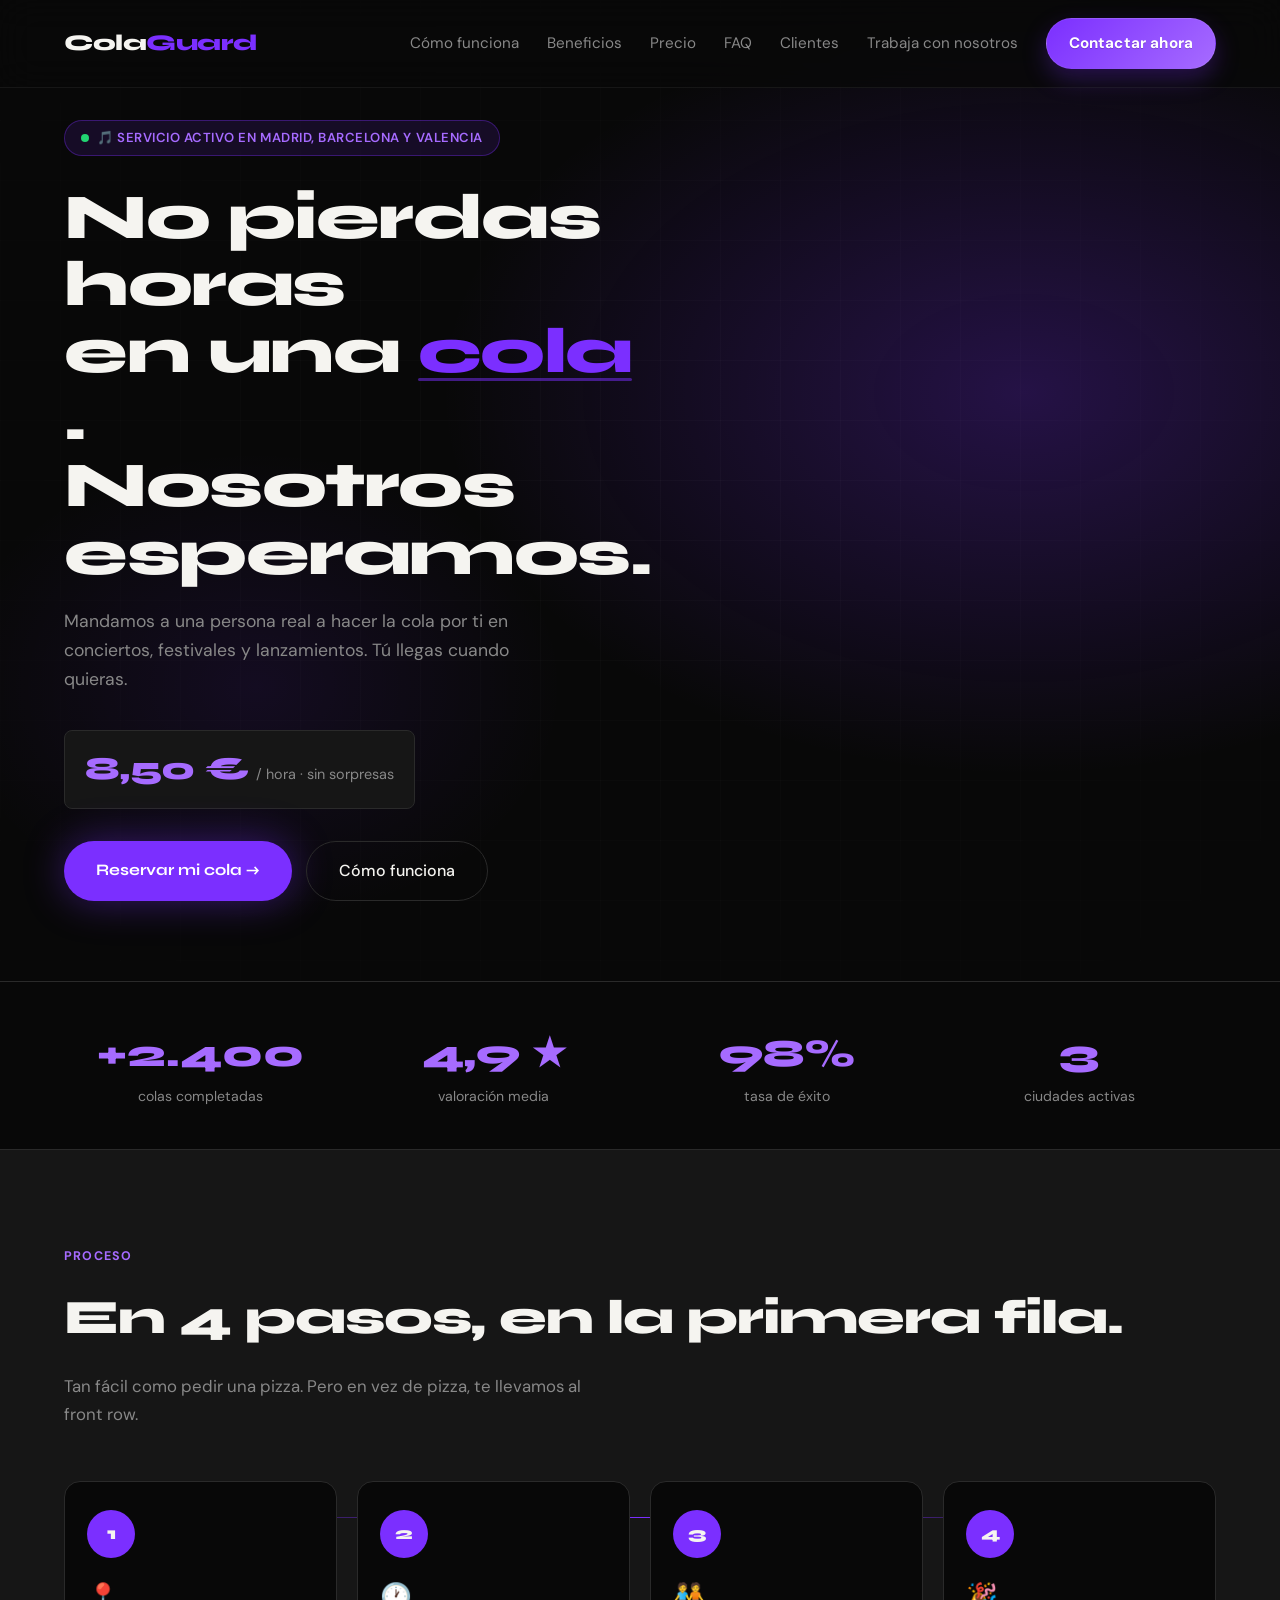
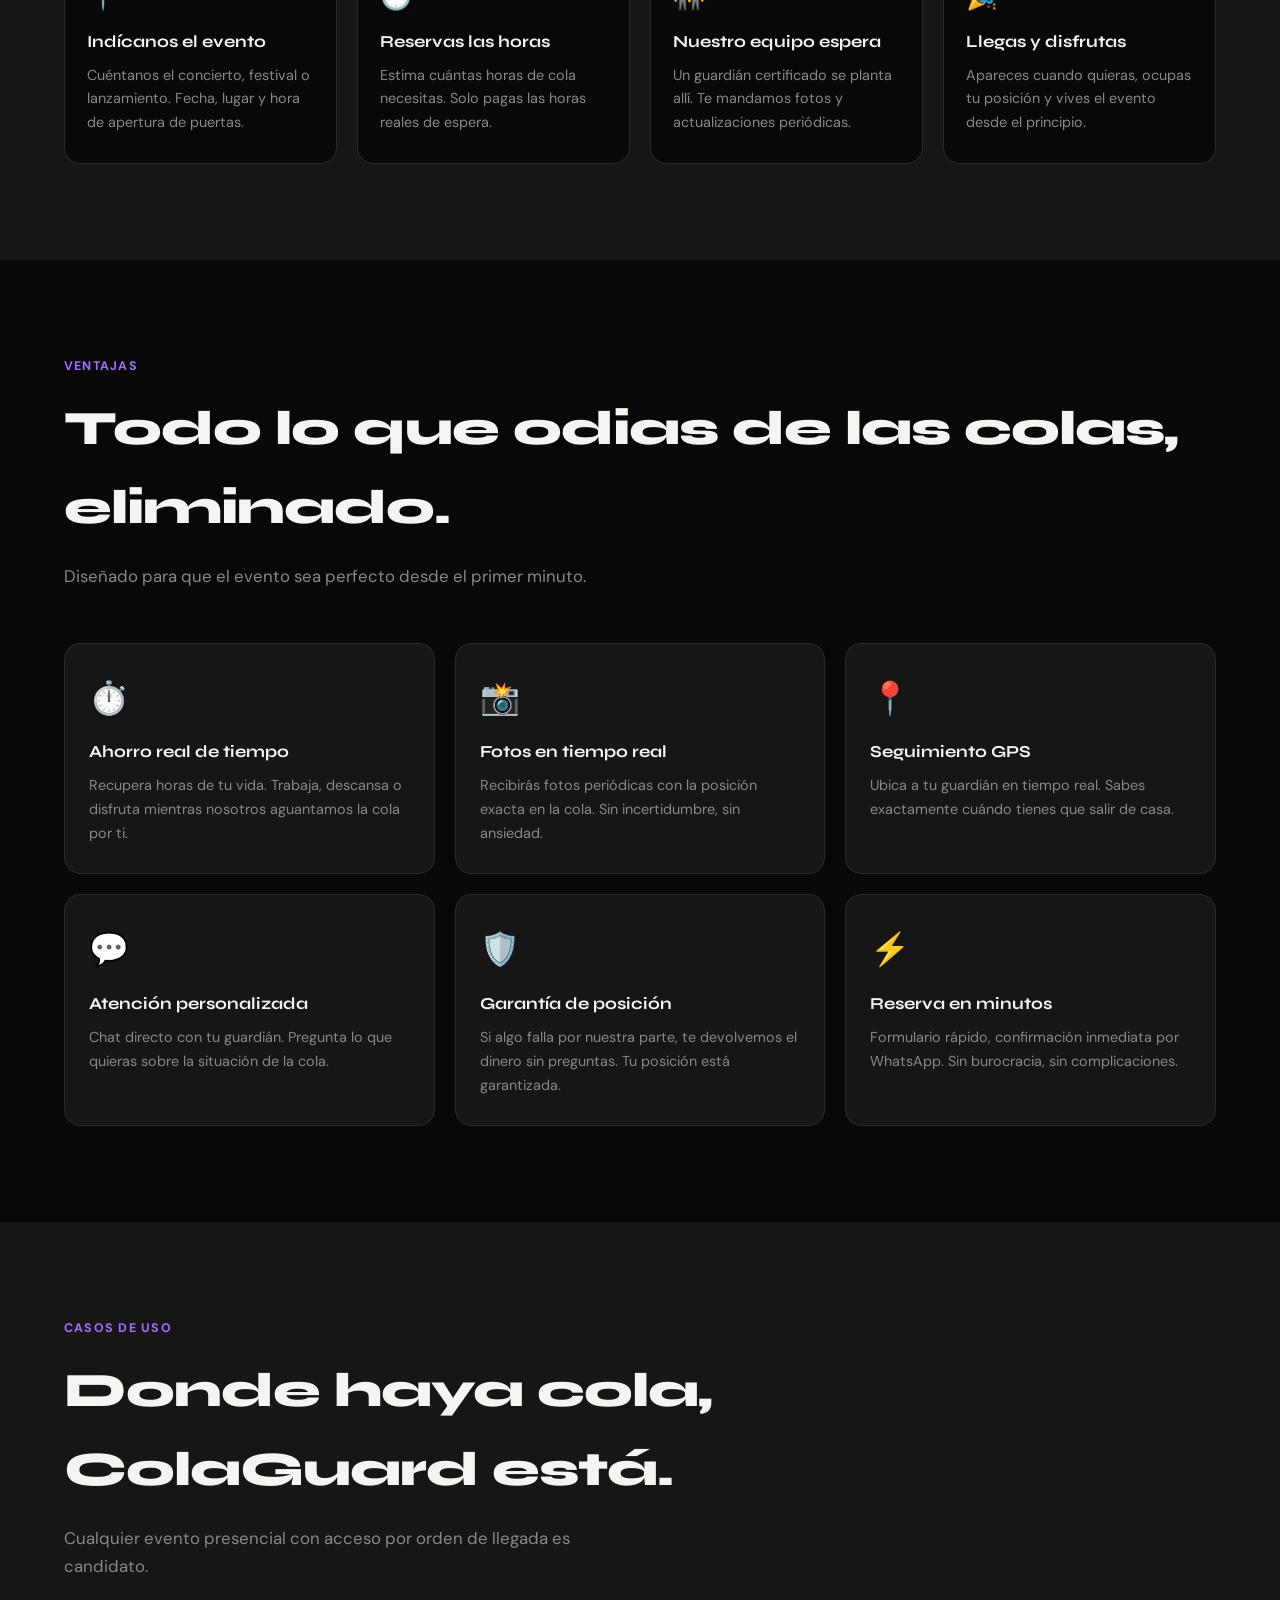
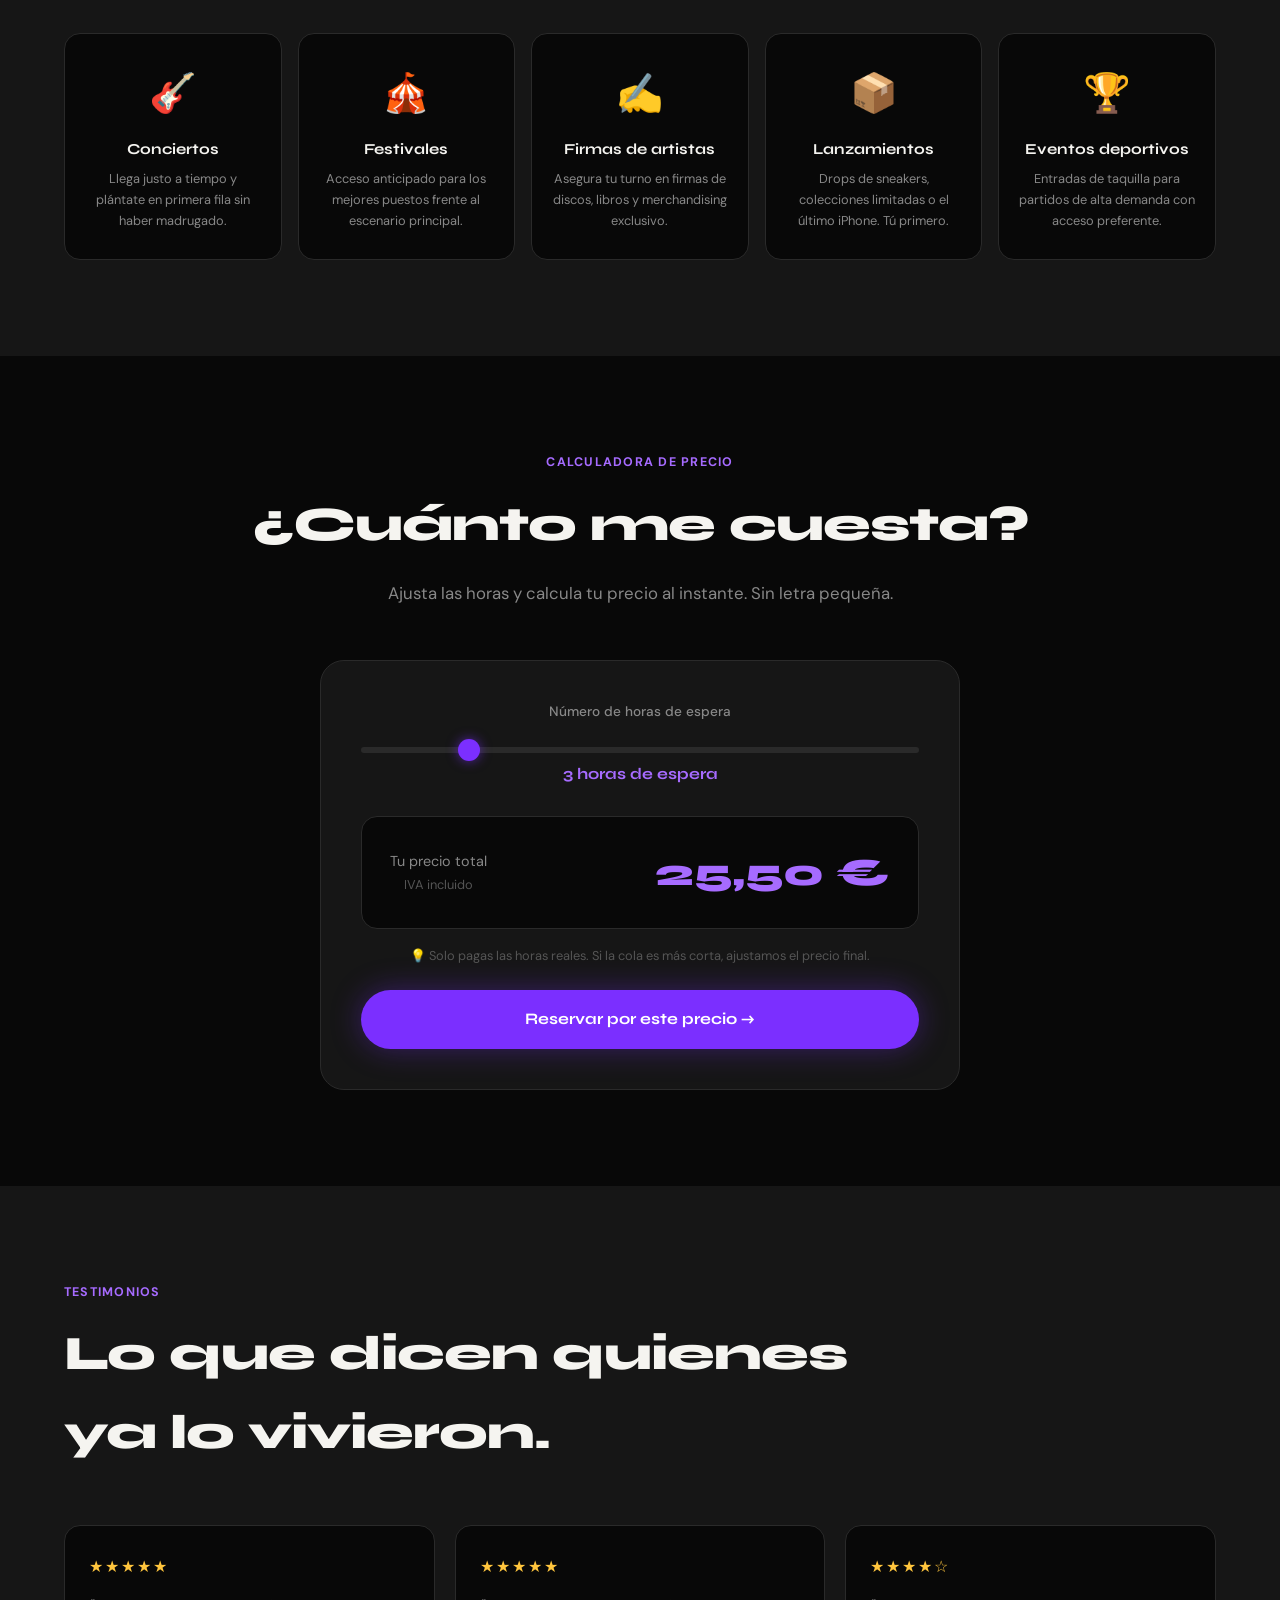
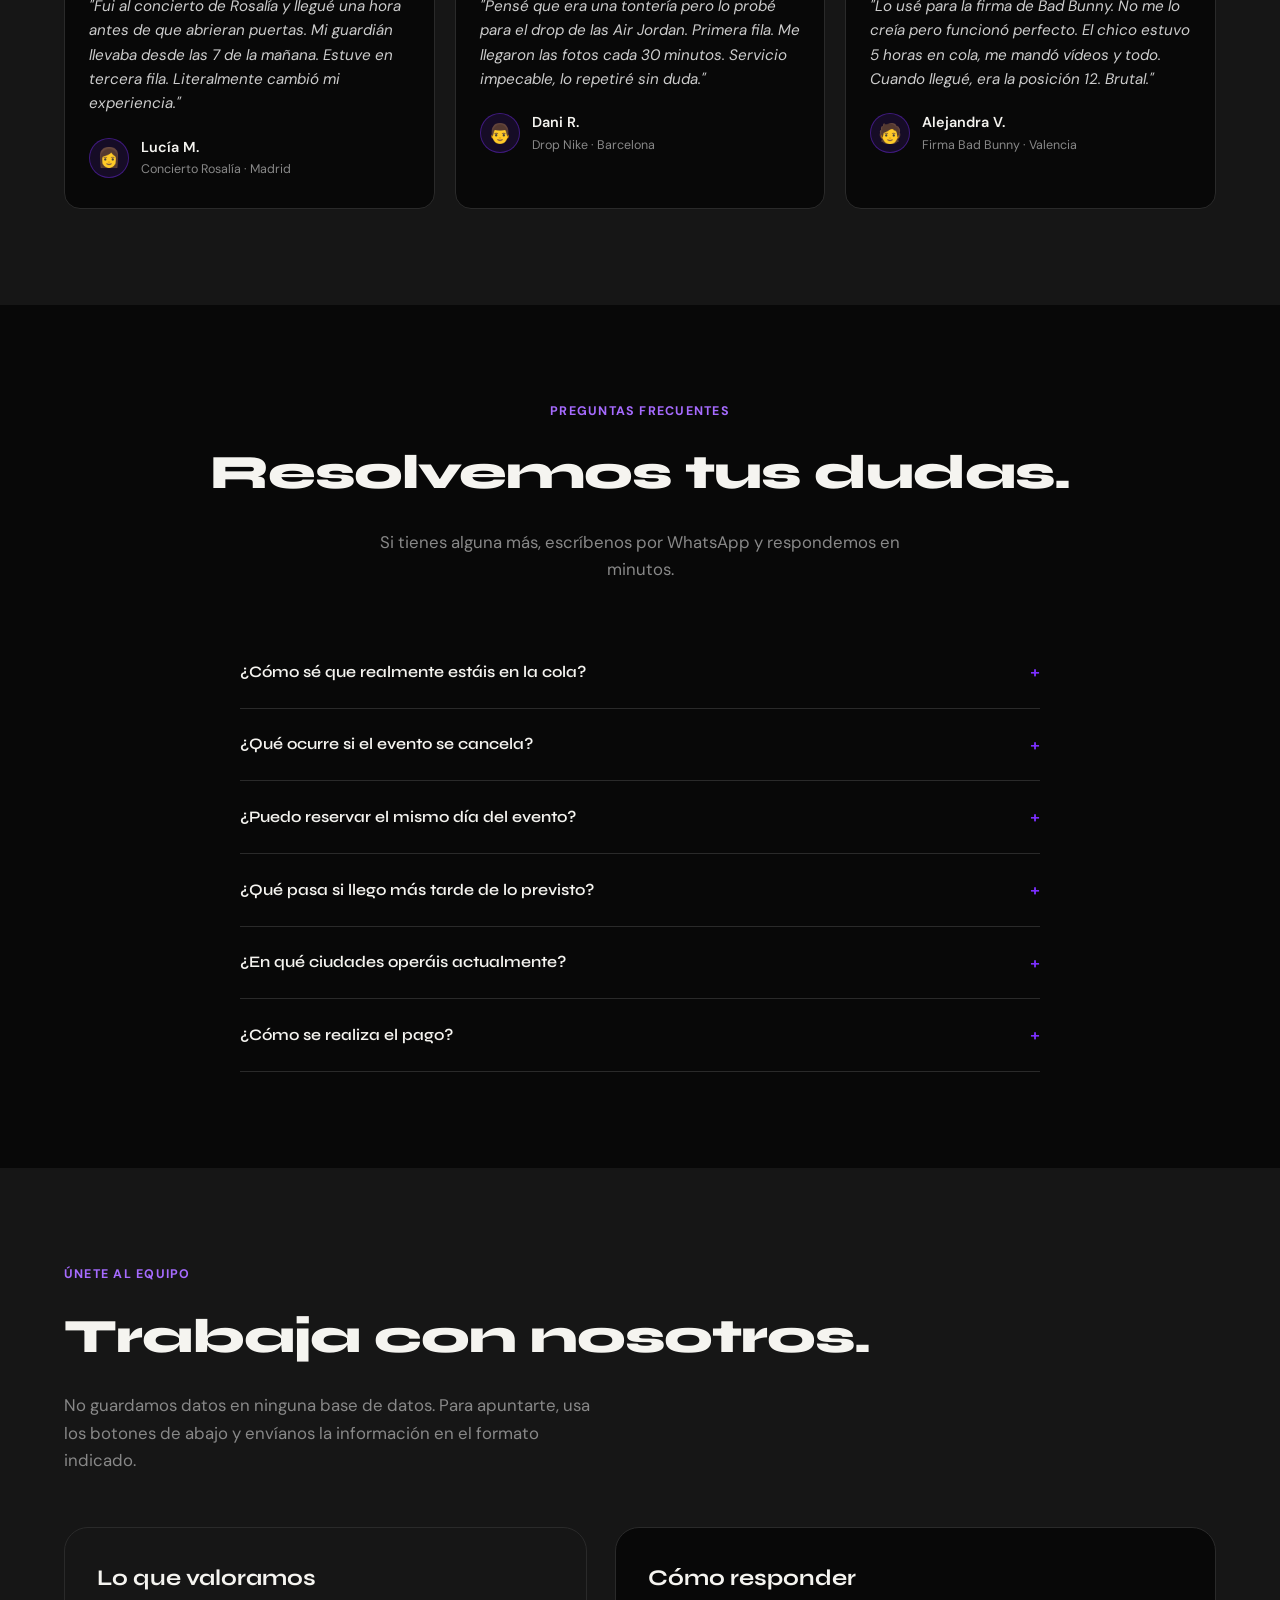
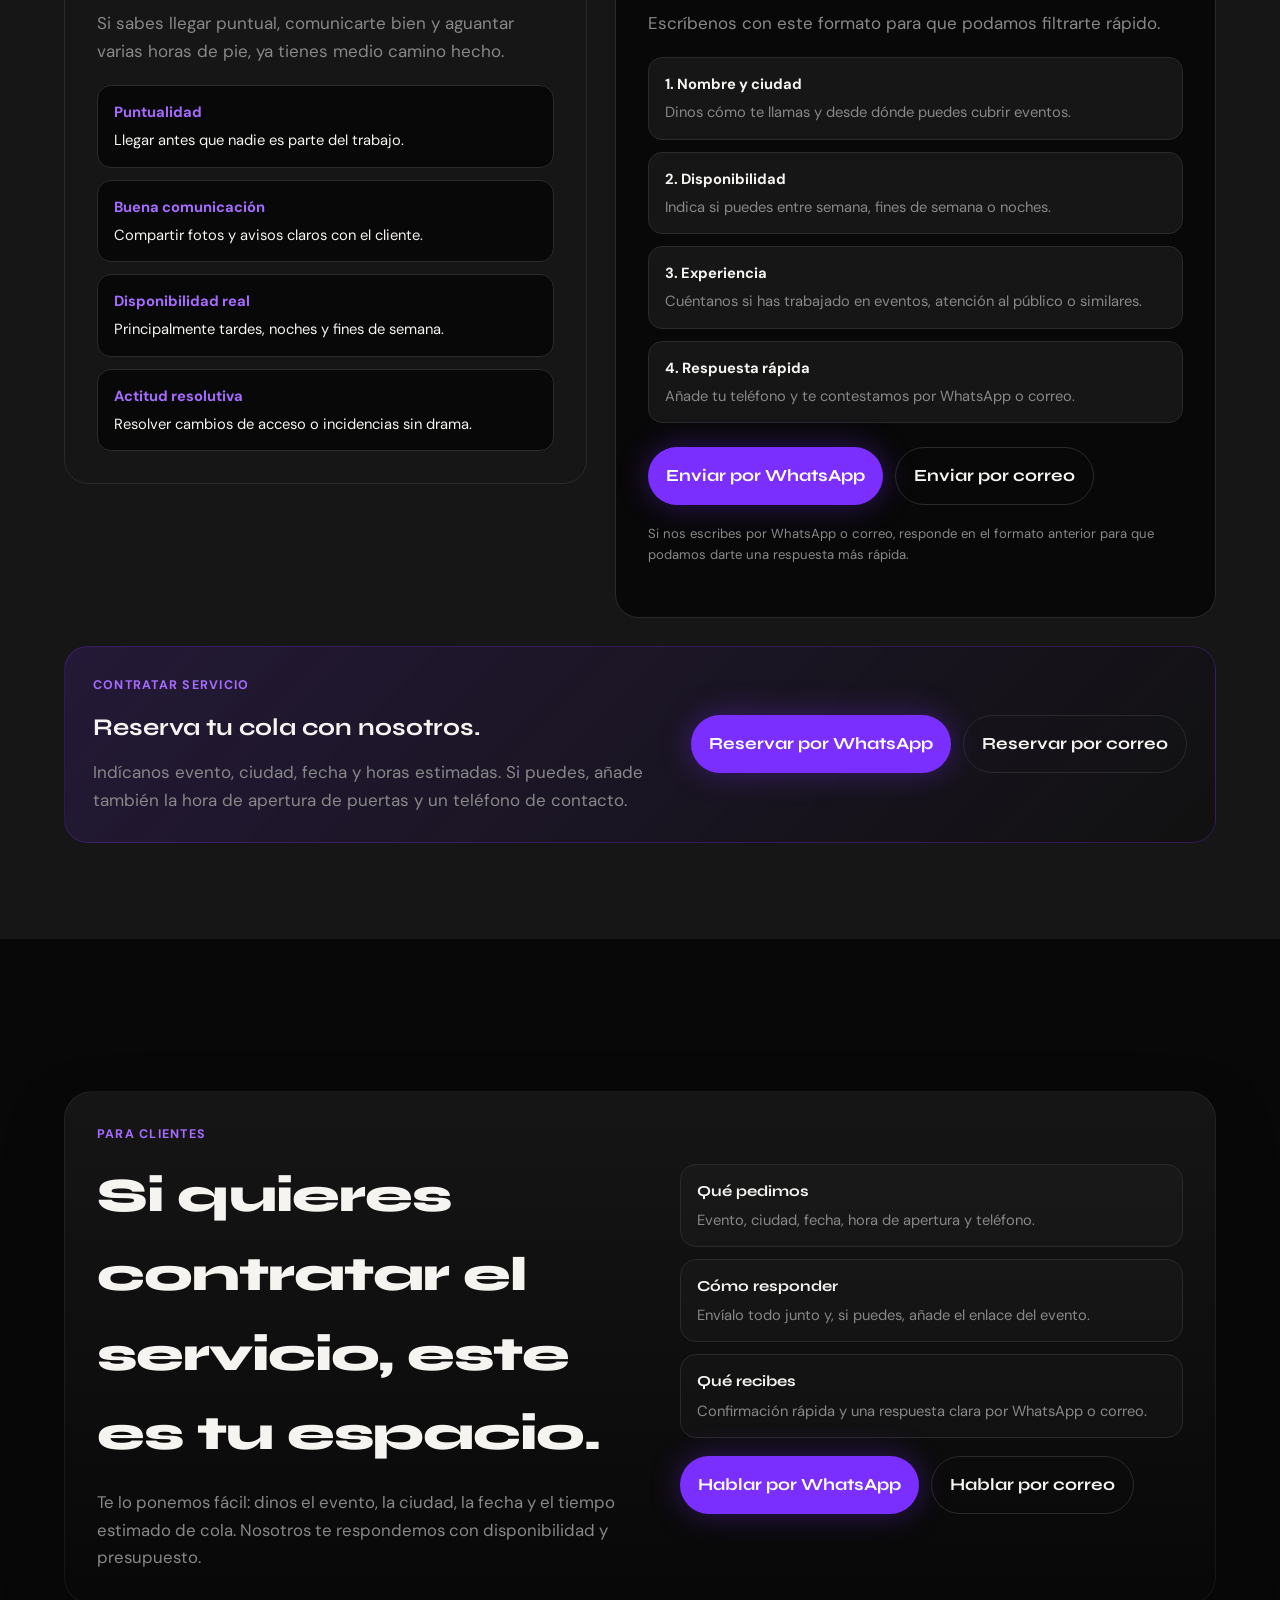
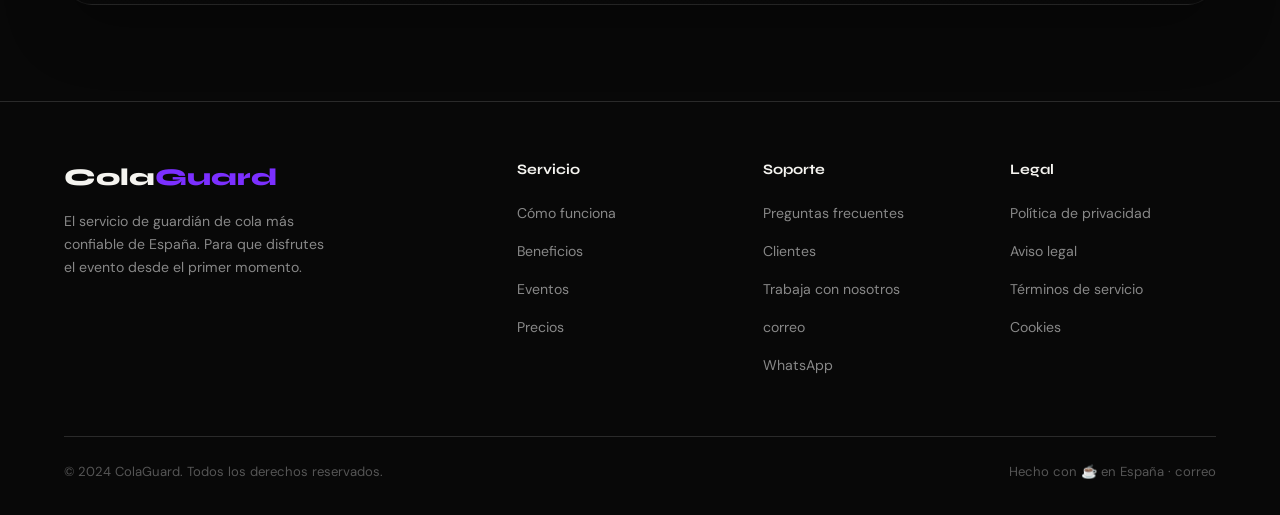
<file: index.html>
<!DOCTYPE html>
<html lang="es">
<head>
<meta charset="UTF-8">
<meta name="viewport" content="width=device-width, initial-scale=1.0">
<title>ColaGuard – Esperamos en tu lugar | 8,50 €/hora</title>
<meta name="description" content="¿Por qué perder horas en una cola? ColaGuard pone a una persona real a esperar por ti en conciertos, festivales y lanzamientos. Solo 8,50 €/hora.">
<meta name="keywords" content="esperar cola concierto, cola festival, queue service España, guardar cola evento, ColaMadrid">
<meta property="og:title" content="ColaGuard – Esperamos en tu lugar">
<meta property="og:description" content="No pierdas horas en una cola. Nosotros esperamos por ti. 8,50 €/hora.">
<meta property="og:type" content="website">
<link rel="preconnect" href="https://fonts.googleapis.com">
<link rel="preconnect" href="https://fonts.gstatic.com" crossorigin>
<link href="https://fonts.googleapis.com/css2?family=Syne:wght@400;600;700;800&family=DM+Sans:ital,wght@0,300;0,400;0,500;1,300&display=swap" rel="stylesheet">
<link rel="stylesheet" href="style.css">
</head>
<body>

<!-- NAV -->
<nav id="navbar">
  <a href="#" class="nav-logo">Cola<span>Guard</span></a>
  <div class="nav-links">
    <a href="#how">Cómo funciona</a>
    <a href="#benefits">Beneficios</a>
    <a href="#calculator">Precio</a>
    <a href="#faq">FAQ</a>
    <a href="#clientes">Clientes</a>
    <a href="#contact">Trabaja con nosotros</a>
    <a href="#contact" class="btn-nav">Contactar ahora</a>
  </div>
  <div class="hamburger" onclick="toggleMenu()">
    <span></span><span></span><span></span>
  </div>
</nav>

<!-- HERO -->
<section id="hero">
  <div class="hero-bg"></div>
  <div class="hero-grid"></div>
  <div class="hero-inner">
    <div class="hero-left">
      <div class="hero-tag">🎵 Servicio activo en Madrid, Barcelona y Valencia</div>
      <h1 class="hero-h1">No pierdas horas<br>en una <span class="accent">cola</span>.<br>Nosotros esperamos.</h1>
      <p class="hero-sub">Mandamos a una persona real a hacer la cola por ti en conciertos, festivales y lanzamientos. Tú llegas cuando quieras.</p>
      <div class="hero-price">
        <span class="amount">8,50 €</span>
        <span class="unit">/ hora · sin sorpresas</span>
      </div>
      <div class="hero-ctas">
        <a href="#contact" class="btn-primary">Reservar mi cola →</a>
        <a href="#how" class="btn-secondary">Cómo funciona</a>
      </div>
    </div>
  </div>
</section>

<!-- STATS STRIP -->
<section id="stats">
  <div class="stats-grid">
    <div class="stat-item reveal">
      <div class="big">+2.400</div>
      <div class="label">colas completadas</div>
    </div>
    <div class="stat-item reveal">
      <div class="big">4,9 ★</div>
      <div class="label">valoración media</div>
    </div>
    <div class="stat-item reveal">
      <div class="big">98%</div>
      <div class="label">tasa de éxito</div>
    </div>
    <div class="stat-item reveal">
      <div class="big">3</div>
      <div class="label">ciudades activas</div>
    </div>
  </div>
</section>

<!-- HOW IT WORKS -->
<section id="how">
  <div class="container">
    <div class="section-tag">Proceso</div>
    <h2 class="section-h2">En 4 pasos, en la primera fila.</h2>
    <p class="section-sub">Tan fácil como pedir una pizza. Pero en vez de pizza, te llevamos al front row.</p>
    <div class="steps-grid">
      <div class="step-card reveal">
        <div class="step-num">1</div>
        <div class="step-icon">📍</div>
        <h3>Indícanos el evento</h3>
        <p>Cuéntanos el concierto, festival o lanzamiento. Fecha, lugar y hora de apertura de puertas.</p>
      </div>
      <div class="step-card reveal">
        <div class="step-num">2</div>
        <div class="step-icon">🕐</div>
        <h3>Reservas las horas</h3>
        <p>Estima cuántas horas de cola necesitas. Solo pagas las horas reales de espera.</p>
      </div>
      <div class="step-card reveal">
        <div class="step-num">3</div>
        <div class="step-icon">🧑‍🤝‍🧑</div>
        <h3>Nuestro equipo espera</h3>
        <p>Un guardián certificado se planta allí. Te mandamos fotos y actualizaciones periódicas.</p>
      </div>
      <div class="step-card reveal">
        <div class="step-num">4</div>
        <div class="step-icon">🎉</div>
        <h3>Llegas y disfrutas</h3>
        <p>Apareces cuando quieras, ocupas tu posición y vives el evento desde el principio.</p>
      </div>
    </div>
  </div>
</section>

<!-- BENEFITS -->
<section id="benefits">
  <div class="container">
    <div class="section-tag">Ventajas</div>
    <h2 class="section-h2">Todo lo que odias de las colas,<br>eliminado.</h2>
    <p class="section-sub">Diseñado para que el evento sea perfecto desde el primer minuto.</p>
    <div class="benefits-grid">
      <div class="benefit-card reveal">
        <div class="benefit-icon">⏱️</div>
        <h3>Ahorro real de tiempo</h3>
        <p>Recupera horas de tu vida. Trabaja, descansa o disfruta mientras nosotros aguantamos la cola por ti.</p>
      </div>
      <div class="benefit-card reveal">
        <div class="benefit-icon">📸</div>
        <h3>Fotos en tiempo real</h3>
        <p>Recibirás fotos periódicas con la posición exacta en la cola. Sin incertidumbre, sin ansiedad.</p>
      </div>
      <div class="benefit-card reveal">
        <div class="benefit-icon">📍</div>
        <h3>Seguimiento GPS</h3>
        <p>Ubica a tu guardián en tiempo real. Sabes exactamente cuándo tienes que salir de casa.</p>
      </div>
      <div class="benefit-card reveal">
        <div class="benefit-icon">💬</div>
        <h3>Atención personalizada</h3>
        <p>Chat directo con tu guardián. Pregunta lo que quieras sobre la situación de la cola.</p>
      </div>
      <div class="benefit-card reveal">
        <div class="benefit-icon">🛡️</div>
        <h3>Garantía de posición</h3>
        <p>Si algo falla por nuestra parte, te devolvemos el dinero sin preguntas. Tu posición está garantizada.</p>
      </div>
      <div class="benefit-card reveal">
        <div class="benefit-icon">⚡</div>
        <h3>Reserva en minutos</h3>
        <p>Formulario rápido, confirmación inmediata por WhatsApp. Sin burocracia, sin complicaciones.</p>
      </div>
    </div>
  </div>
</section>

<!-- USE CASES -->
<section id="cases">
  <div class="container">
    <div class="section-tag">Casos de uso</div>
    <h2 class="section-h2">Donde haya cola,<br>ColaGuard está.</h2>
    <p class="section-sub">Cualquier evento presencial con acceso por orden de llegada es candidato.</p>
    <div class="cases-grid">
      <div class="case-card reveal">
        <div class="case-emoji">🎸</div>
        <h3>Conciertos</h3>
        <p>Llega justo a tiempo y plántate en primera fila sin haber madrugado.</p>
      </div>
      <div class="case-card reveal">
        <div class="case-emoji">🎪</div>
        <h3>Festivales</h3>
        <p>Acceso anticipado para los mejores puestos frente al escenario principal.</p>
      </div>
      <div class="case-card reveal">
        <div class="case-emoji">✍️</div>
        <h3>Firmas de artistas</h3>
        <p>Asegura tu turno en firmas de discos, libros y merchandising exclusivo.</p>
      </div>
      <div class="case-card reveal">
        <div class="case-emoji">📦</div>
        <h3>Lanzamientos</h3>
        <p>Drops de sneakers, colecciones limitadas o el último iPhone. Tú primero.</p>
      </div>
      <div class="case-card reveal">
        <div class="case-emoji">🏆</div>
        <h3>Eventos deportivos</h3>
        <p>Entradas de taquilla para partidos de alta demanda con acceso preferente.</p>
      </div>
    </div>
  </div>
</section>

<!-- CALCULATOR -->
<section id="calculator">
  <div class="container text-center">
    <div class="section-tag">Calculadora de precio</div>
    <h2 class="section-h2">¿Cuánto me cuesta?</h2>
    <p class="section-sub center-sub">Ajusta las horas y calcula tu precio al instante. Sin letra pequeña.</p>
    <div class="calc-wrapper">
      <div class="calc-label">Número de horas de espera</div>
      <input type="range" class="calc-slider" id="hoursSlider" min="1" max="12" value="3" oninput="updateCalc()">
      <div class="calc-hours" id="hoursDisplay">3 horas de espera</div>
      <div class="calc-result">
        <div>
          <div class="r-label">Tu precio total</div>
          <div class="small-note">IVA incluido</div>
        </div>
        <div class="r-price" id="priceDisplay">25,50 €</div>
      </div>
      <p class="calc-note">💡 Solo pagas las horas reales. Si la cola es más corta, ajustamos el precio final.</p>
      <a href="#contact" class="btn-calc">Reservar por este precio →</a>
    </div>
  </div>
</section>

<!-- TESTIMONIALS -->
<section id="testimonials">
  <div class="container">
    <div class="section-tag">Testimonios</div>
    <h2 class="section-h2">Lo que dicen quienes<br>ya lo vivieron.</h2>
    <div class="testi-grid">
      <div class="testi-card reveal">
        <div class="stars">★★★★★</div>
        <p class="testi-text">"Fui al concierto de Rosalía y llegué una hora antes de que abrieran puertas. Mi guardián llevaba desde las 7 de la mañana. Estuve en tercera fila. Literalmente cambió mi experiencia."</p>
        <div class="testi-author">
          <div class="testi-avatar">👩</div>
          <div>
            <div class="testi-name">Lucía M.</div>
            <div class="testi-event">Concierto Rosalía · Madrid</div>
          </div>
        </div>
      </div>
      <div class="testi-card reveal">
        <div class="stars">★★★★★</div>
        <p class="testi-text">"Pensé que era una tontería pero lo probé para el drop de las Air Jordan. Primera fila. Me llegaron las fotos cada 30 minutos. Servicio impecable, lo repetiré sin duda."</p>
        <div class="testi-author">
          <div class="testi-avatar">👨</div>
          <div>
            <div class="testi-name">Dani R.</div>
            <div class="testi-event">Drop Nike · Barcelona</div>
          </div>
        </div>
      </div>
      <div class="testi-card reveal">
        <div class="stars">★★★★☆</div>
        <p class="testi-text">"Lo usé para la firma de Bad Bunny. No me lo creía pero funcionó perfecto. El chico estuvo 5 horas en cola, me mandó vídeos y todo. Cuando llegué, era la posición 12. Brutal."</p>
        <div class="testi-author">
          <div class="testi-avatar">🧑</div>
          <div>
            <div class="testi-name">Alejandra V.</div>
            <div class="testi-event">Firma Bad Bunny · Valencia</div>
          </div>
        </div>
      </div>
    </div>
  </div>
</section>

<!-- FAQ -->
<section id="faq">
  <div class="container text-center">
    <div class="section-tag">Preguntas frecuentes</div>
    <h2 class="section-h2">Resolvemos tus dudas.</h2>
    <p class="section-sub center-sub">Si tienes alguna más, escríbenos por WhatsApp y respondemos en minutos.</p>
    <div class="faq-list">
      <div class="faq-item" onclick="toggleFaq(this)">
        <div class="faq-question">
          <span>¿Cómo sé que realmente estáis en la cola?</span>
          <span class="faq-icon">+</span>
        </div>
        <div class="faq-answer">Tu guardián te enviará fotos periódicas con marca de tiempo y geolocalización cada 30-45 minutos. Además, tendrás un chat directo para preguntar en cualquier momento. También recibirás una foto inicial al llegar y una final cuando estés a punto de incorporarte.</div>
      </div>
      <div class="faq-item" onclick="toggleFaq(this)">
        <div class="faq-question">
          <span>¿Qué ocurre si el evento se cancela?</span>
          <span class="faq-icon">+</span>
        </div>
        <div class="faq-answer">Si el evento se cancela antes de que empiece el servicio, no se cobra nada. Si ya está en marcha, cobramos solo las horas trabajadas hasta ese momento. En ambos casos, te avisamos de inmediato y gestionamos el reembolso correspondiente.</div>
      </div>
      <div class="faq-item" onclick="toggleFaq(this)">
        <div class="faq-question">
          <span>¿Puedo reservar el mismo día del evento?</span>
          <span class="faq-icon">+</span>
        </div>
        <div class="faq-answer">Intentamos aceptar reservas de último momento siempre que tengamos disponibilidad. Lo ideal es reservar con al menos 48 horas de antelación. Para el mismo día, contáctanos directamente por WhatsApp y comprobamos si hay un guardián libre en tu ciudad.</div>
      </div>
      <div class="faq-item" onclick="toggleFaq(this)">
        <div class="faq-question">
          <span>¿Qué pasa si llego más tarde de lo previsto?</span>
          <span class="faq-icon">+</span>
        </div>
        <div class="faq-answer">Sin problema. Tu guardián esperará hasta que llegues. El tiempo extra se factura a la misma tarifa de 8,50 €/hora en fracciones de 30 minutos. Te avisaremos si el retraso es significativo para coordinar bien el traspaso.</div>
      </div>
      <div class="faq-item" onclick="toggleFaq(this)">
        <div class="faq-question">
          <span>¿En qué ciudades operáis actualmente?</span>
          <span class="faq-icon">+</span>
        </div>
        <div class="faq-answer">Actualmente estamos operativos en Madrid, Barcelona y Valencia. Estamos expandiéndonos a Sevilla, Bilbao y Málaga próximamente. Si tu evento es en otra ciudad, escríbenos igualmente: a veces podemos gestionar servicios puntuales en otras localidades.</div>
      </div>
      <div class="faq-item" onclick="toggleFaq(this)">
        <div class="faq-question">
          <span>¿Cómo se realiza el pago?</span>
          <span class="faq-icon">+</span>
        </div>
        <div class="faq-answer">Aceptamos tarjeta, Bizum y transferencia bancaria. Se realiza un prepago del 50% al confirmar la reserva y el resto al finalizar el servicio. Recibirás factura por el servicio completo.</div>
      </div>
    </div>
  </div>
</section>



<!-- WORK WITH US -->
<section id="contact">
  <div class="container">
    <div class="section-tag">Únete al equipo</div>
    <h2 class="section-h2">Trabaja con nosotros.</h2>
    <p class="section-sub">No guardamos datos en ninguna base de datos. Para apuntarte, usa los botones de abajo y envíanos la información en el formato indicado.</p>
    <div class="work-grid">
      <div class="work-copy reveal">
        <h3>Lo que valoramos</h3>
        <p>Si sabes llegar puntual, comunicarte bien y aguantar varias horas de pie, ya tienes medio camino hecho.</p>
        <ul class="work-list">
          <li><strong>Puntualidad</strong> Llegar antes que nadie es parte del trabajo.</li>
          <li><strong>Buena comunicación</strong> Compartir fotos y avisos claros con el cliente.</li>
          <li><strong>Disponibilidad real</strong> Principalmente tardes, noches y fines de semana.</li>
          <li><strong>Actitud resolutiva</strong> Resolver cambios de acceso o incidencias sin drama.</li>
        </ul>
      </div>
      <div class="contact-card reveal">
        <h3>Cómo responder</h3>
        <p>Escríbenos con este formato para que podamos filtrarte rápido.</p>
        <ul class="contact-list">
          <li><strong>1. Nombre y ciudad</strong> Dinos cómo te llamas y desde dónde puedes cubrir eventos.</li>
          <li><strong>2. Disponibilidad</strong> Indica si puedes entre semana, fines de semana o noches.</li>
          <li><strong>3. Experiencia</strong> Cuéntanos si has trabajado en eventos, atención al público o similares.</li>
          <li><strong>4. Respuesta rápida</strong> Añade tu teléfono y te contestamos por WhatsApp o correo.</li>
        </ul>
        <div class="contact-actions">
          <a class="contact-btn primary" href="https://wa.me/34600000000?text=Hola%20ColaGuard%2C%20quiero%20trabajar%20con%20vosotros.%20Nombre%3A%20%5Btu%20nombre%5D.%20Ciudad%3A%20%5Btu%20ciudad%5D.%20Disponibilidad%3A%20%5Btu%20disponibilidad%5D.%20Experiencia%3A%20%5Btu%20experiencia%5D.%20Tel%C3%A9fono%3A%20%5Btu%20tel%C3%A9fono%5D." target="_blank" rel="noopener">Enviar por WhatsApp</a>
          <a class="contact-btn secondary" href="mailto:correo?subject=Candidatura%20ColaGuard&body=Hola%20ColaGuard%2C%20quiero%20trabajar%20con%20vosotros.%0A%0ANombre%3A%20%0ACiudad%3A%20%0ADisponibilidad%3A%20%0AExperiencia%3A%20%0ATel%C3%A9fono%3A%20">Enviar por correo</a>
        </div>
        <p class="contact-note">Si nos escribes por WhatsApp o correo, responde en el formato anterior para que podamos darte una respuesta más rápida.</p>
      </div>
    </div>
    <div class="service-contact reveal">
      <div class="service-copy">
        <div class="section-tag">Contratar servicio</div>
        <h3>Reserva tu cola con nosotros.</h3>
        <p>Indícanos evento, ciudad, fecha y horas estimadas. Si puedes, añade también la hora de apertura de puertas y un teléfono de contacto.</p>
      </div>
      <div class="service-actions">
        <a class="contact-btn primary" href="https://wa.me/34600000000?text=Hola%20ColaGuard%2C%20quiero%20contratar%20el%20servicio.%20Evento%3A%20%5Bevento%5D.%20Ciudad%3A%20%5Bciudad%5D.%20Fecha%3A%20%5Bfecha%5D.%20Horas%20estimadas%3A%20%5Bhoras%5D.%20Apertura%20de%20puertas%3A%20%5Bhora%5D.%20Tel%C3%A9fono%3A%20%5Btel%C3%A9fono%5D." target="_blank" rel="noopener">Reservar por WhatsApp</a>
        <a class="contact-btn secondary" href="mailto:correo?subject=Reserva%20ColaGuard&body=Hola%20ColaGuard%2C%20quiero%20contratar%20el%20servicio.%0A%0AEvento%3A%20%0ACiudad%3A%20%0AFecha%3A%20%0AHoras%20estimadas%3A%20%0AApertura%20de%20puertas%3A%20%0ATel%C3%A9fono%3A%20">Reservar por correo</a>
      </div>
    </div>
  </div>
</section>


<!-- CLIENTS -->
<section id="clientes">
  <div class="container">
    <div class="client-panel reveal">
      <div class="client-copy">
        <div class="section-tag">Para clientes</div>
        <h2 class="section-h2">Si quieres contratar el servicio, este es tu espacio.</h2>
        <p class="section-sub">Te lo ponemos fácil: dinos el evento, la ciudad, la fecha y el tiempo estimado de cola. Nosotros te respondemos con disponibilidad y presupuesto.</p>
      </div>
      <div class="client-actions">
        <ul class="client-list">
          <li><strong>Qué pedimos</strong> Evento, ciudad, fecha, hora de apertura y teléfono.</li>
          <li><strong>Cómo responder</strong> Envíalo todo junto y, si puedes, añade el enlace del evento.</li>
          <li><strong>Qué recibes</strong> Confirmación rápida y una respuesta clara por WhatsApp o correo.</li>
        </ul>
        <div class="contact-actions">
          <a class="contact-btn primary" href="https://wa.me/34600000000?text=Hola%20ColaGuard%2C%20quiero%20contratar%20el%20servicio.%20Evento%3A%20%5Bevento%5D.%20Ciudad%3A%20%5Bciudad%5D.%20Fecha%3A%20%5Bfecha%5D.%20Horas%20estimadas%3A%20%5Bhoras%5D.%20Apertura%20de%20puertas%3A%20%5Bhora%5D.%20Tel%C3%A9fono%3A%20%5Btel%C3%A9fono%5D." target="_blank" rel="noopener">Hablar por WhatsApp</a>
          <a class="contact-btn secondary" href="mailto:correo?subject=Reserva%20ColaGuard&body=Hola%20ColaGuard%2C%20quiero%20contratar%20el%20servicio.%0A%0AEvento%3A%20%0ACiudad%3A%20%0AFecha%3A%20%0AHoras%20estimadas%3A%20%0AApertura%20de%20puertas%3A%20%0ATel%C3%A9fono%3A%20">Hablar por correo</a>
        </div>
      </div>
    </div>
  </div>
</section>



<!-- FOOTER -->
<footer>
  <div class="footer-top">
    <div class="footer-brand">
      <div class="logo">Cola<span>Guard</span></div>
      <p>El servicio de guardián de cola más confiable de España. Para que disfrutes el evento desde el primer momento.</p>
    </div>
    <div class="footer-col">
      <h4>Servicio</h4>
      <ul>
        <li><a href="#how">Cómo funciona</a></li>
        <li><a href="#benefits">Beneficios</a></li>
        <li><a href="#cases">Eventos</a></li>
        <li><a href="#calculator">Precios</a></li>
      </ul>
    </div>
    <div class="footer-col">
      <h4>Soporte</h4>
      <ul>
        <li><a href="#faq">Preguntas frecuentes</a></li>
        <li><a href="#clientes">Clientes</a></li>
        <li><a href="#contact">Trabaja con nosotros</a></li>
        <li><a href="mailto:correo">correo</a></li>
        <li><a href="https://wa.me/34600000000">WhatsApp</a></li>
      </ul>
    </div>
    <div class="footer-col">
      <h4>Legal</h4>
      <ul>
        <li><a href="#privacy" id="privacy">Política de privacidad</a></li>
        <li><a href="#legal" id="legal">Aviso legal</a></li>
        <li><a href="#">Términos de servicio</a></li>
        <li><a href="#">Cookies</a></li>
      </ul>
    </div>
  </div>
  <div class="footer-bottom">
    <span>© 2024 ColaGuard. Todos los derechos reservados.</span>
    <span>Hecho con ☕ en España · <a href="mailto:correo">correo</a></span>
  </div>
</footer>

<script>
  // Calculator
  function updateCalc() {
    const hours = document.getElementById('hoursSlider').value;
    const price = (hours * 8.5).toFixed(2).replace('.', ',');
    document.getElementById('hoursDisplay').textContent = hours + (hours == 1 ? ' hora de espera' : ' horas de espera');
    document.getElementById('priceDisplay').textContent = price + ' €';
  }

  // FAQ toggle
  function toggleFaq(el) {
    const isOpen = el.classList.contains('open');
    document.querySelectorAll('.faq-item').forEach(i => i.classList.remove('open'));
    if (!isOpen) el.classList.add('open');
  }

  // Hamburger menu
  function toggleMenu() {
    const links = document.querySelector('.nav-links');
    links.style.display = links.style.display === 'flex' ? 'none' : 'flex';
    links.style.flexDirection = 'column';
    links.style.position = 'absolute';
    links.style.top = '70px';
    links.style.left = '0'; links.style.right = '0';
    links.style.background = 'var(--black)';
    links.style.padding = '20px 5vw';
    links.style.borderBottom = '1px solid var(--gray-2)';
    links.style.gap = '16px';
  }

  // Scroll reveal
  const reveals = document.querySelectorAll('.reveal');
  const observer = new IntersectionObserver((entries) => {
    entries.forEach((e, i) => {
      if (e.isIntersecting) {
        setTimeout(() => e.target.classList.add('visible'), i * 80);
      }
    });
  }, { threshold: 0.1 });
  reveals.forEach(r => observer.observe(r));

  // Sticky nav
  window.addEventListener('scroll', () => {
    document.getElementById('navbar').style.boxShadow = window.scrollY > 20 ? '0 4px 30px rgba(0,0,0,.5)' : 'none';
  });

  // Scroll anchor behavior for hamburger links
  document.querySelectorAll('a[href^="#"]').forEach(a => {
    a.addEventListener('click', () => {
      const links = document.querySelector('.nav-links');
      if (window.innerWidth <= 768) links.style.display = 'none';
    });
  });
</script>
</body>
</html>
</file>
<file: style.css>
:root {
    --black: #080808;
    --white: #f5f4f0;
    --purple: #7B2FFF;
    --purple-light: #a66bff;
    --purple-dim: rgba(123,47,255,0.12);
    --gray-1: #161616;
    --gray-2: #2a2a2a;
    --gray-3: #555;
    --gray-4: #888;
    --green: #22d472;
    --radius: 16px;
    --radius-sm: 8px;
    --font-display: 'Syne', sans-serif;
    --font-body: 'DM Sans', sans-serif;
  }

  *, *::before, *::after { box-sizing: border-box; margin: 0; padding: 0; }

  html { scroll-behavior: smooth; }

  body {
    background: var(--black);
    color: var(--white);
    font-family: var(--font-body);
    font-size: 17px;
    line-height: 1.65;
    overflow-x: hidden;
    -webkit-font-smoothing: antialiased;
  }

  /* ── NAV ── */
  nav {
    position: fixed; top: 0; left: 0; right: 0; z-index: 100;
    display: flex; align-items: center; justify-content: space-between;
    padding: 18px 5vw;
    background: rgba(8,8,8,0.75);
    backdrop-filter: blur(18px);
    border-bottom: 1px solid rgba(255,255,255,0.06);
    transition: all .3s;
  }
  .nav-logo {
    font-family: var(--font-display);
    font-weight: 800; font-size: 1.4rem;
    color: var(--white); text-decoration: none;
    letter-spacing: -.5px;
  }
  .nav-logo span { color: var(--purple); }
  .nav-links { display: flex; gap: 28px; align-items: center; }
  .nav-links a {
    color: var(--gray-4); text-decoration: none;
    font-size: .95rem; font-weight: 400;
    transition: color .2s;
  }
  .nav-links a:hover { color: var(--white); }
  .nav-links .btn-nav {
    color: #fff;
    font-weight: 700;
    text-shadow: 0 1px 0 rgba(0,0,0,.18);
  }
  .nav-links .btn-nav:hover {
    color: #fff;
  }
  .btn-nav {
    display: inline-flex;
    align-items: center;
    gap: 8px;
    background: linear-gradient(135deg, var(--purple) 0%, var(--purple-light) 100%);
    color: #fff;
    padding: 12px 22px;
    border-radius: 999px;
    font-size: .9rem;
    font-weight: 700;
    letter-spacing: .01em;
    text-decoration: none; transition: opacity .2s, transform .2s;
    white-space: nowrap;
    border: 1px solid rgba(255,255,255,.08);
    box-shadow: 0 10px 24px rgba(123,47,255,.28);
    position: relative;
    overflow: hidden;
  }
  .btn-nav::after {
    content: '';
    position: absolute;
    inset: 0;
    background: linear-gradient(120deg, transparent 20%, rgba(255,255,255,.2) 50%, transparent 80%);
    transform: translateX(-120%);
  }
  .btn-nav:hover {
    opacity: 1;
    transform: translateY(-2px);
    box-shadow: 0 14px 28px rgba(123,47,255,.36);
  }
  .btn-nav:hover::after { animation: navShine .8s ease; }
  .btn-nav:focus-visible {
    outline: 2px solid var(--white);
    outline-offset: 3px;
  }
  @keyframes navShine {
    from { transform: translateX(-120%); }
    to { transform: translateX(120%); }
  }
  .hamburger { display: none; flex-direction: column; gap: 5px; cursor: pointer; }
  .hamburger span { width: 24px; height: 2px; background: var(--white); border-radius: 2px; transition: all .3s; }

  /* ── HERO ── */
  #hero {
    min-height: 100vh;
    display: flex; align-items: center;
    padding: 120px 5vw 80px;
    position: relative; overflow: hidden;
  }
  .hero-bg {
    position: absolute; inset: 0; z-index: 0;
    background:
      radial-gradient(ellipse 70% 60% at 80% 40%, rgba(123,47,255,.25) 0%, transparent 65%),
      radial-gradient(ellipse 40% 40% at 20% 70%, rgba(123,47,255,.1) 0%, transparent 60%);
  }
  .hero-grid {
    position: absolute; inset: 0; z-index: 0;
    background-image:
      linear-gradient(rgba(255,255,255,.025) 1px, transparent 1px),
      linear-gradient(90deg, rgba(255,255,255,.025) 1px, transparent 1px);
    background-size: 60px 60px;
    mask-image: radial-gradient(ellipse 80% 80% at 50% 50%, black, transparent);
  }
  .hero-inner {
    position: relative; z-index: 1;
    max-width: 1200px; margin: 0 auto; width: 100%;
    display: grid; grid-template-columns: 1fr 1fr; gap: 60px; align-items: center;
  }
  .hero-tag {
    display: inline-flex; align-items: center; gap: 8px;
    background: var(--purple-dim); border: 1px solid rgba(123,47,255,.35);
    padding: 6px 16px; border-radius: 50px; margin-bottom: 28px;
    font-size: .82rem; font-weight: 600; color: var(--purple-light); letter-spacing: .04em; text-transform: uppercase;
    animation: fadeUp .6s ease both;
  }
  .hero-tag::before { content: ''; width: 8px; height: 8px; background: var(--green); border-radius: 50%; animation: pulse 2s ease infinite; }
  @keyframes pulse { 0%,100%{opacity:1} 50%{opacity:.4} }
  .hero-h1 {
    font-family: var(--font-display); font-weight: 800;
    font-size: clamp(2.6rem, 5vw, 4.2rem); line-height: 1.05;
    letter-spacing: -1.5px; margin-bottom: 20px;
    animation: fadeUp .7s .1s ease both;
  }
  .hero-h1 .accent { color: var(--purple); position: relative; display: inline-block; }
  .hero-h1 .accent::after {
    content: ''; position: absolute; bottom: 4px; left: 0; right: 0;
    height: 3px; background: var(--purple); border-radius: 2px; opacity: .5;
  }
  .hero-sub {
    font-size: 1.1rem; color: var(--gray-4); max-width: 460px; margin-bottom: 36px;
    animation: fadeUp .7s .2s ease both;
  }
  .hero-price {
    display: inline-flex; align-items: baseline; gap: 6px;
    background: var(--gray-1); border: 1px solid var(--gray-2);
    padding: 12px 20px; border-radius: var(--radius-sm); margin-bottom: 32px;
    animation: fadeUp .7s .25s ease both;
  }
  .hero-price .amount { font-family: var(--font-display); font-size: 2rem; font-weight: 800; color: var(--purple-light); }
  .hero-price .unit { font-size: .9rem; color: var(--gray-4); }
  .hero-ctas { display: flex; gap: 14px; flex-wrap: wrap; animation: fadeUp .7s .3s ease both; }
  .btn-primary {
    background: var(--purple); color: #fff;
    padding: 16px 32px; border-radius: 50px;
    font-family: var(--font-display); font-size: 1rem; font-weight: 700;
    text-decoration: none; transition: all .25s;
    box-shadow: 0 0 40px rgba(123,47,255,.4);
  }
  .btn-primary:hover { transform: translateY(-2px); box-shadow: 0 0 60px rgba(123,47,255,.6); opacity: .92; }
  .btn-secondary {
    background: transparent; color: var(--white);
    padding: 16px 32px; border-radius: 50px;
    border: 1px solid var(--gray-2);
    font-size: 1rem; font-weight: 500;
    text-decoration: none; transition: all .25s;
  }
  .btn-secondary:hover { border-color: var(--purple); color: var(--purple-light); }

  /* ── SECTION BASE ── */
  section { padding: 96px 5vw; }
  .container { max-width: 1200px; margin: 0 auto; }
  .section-tag {
    font-size: .78rem; font-weight: 700; letter-spacing: .1em; text-transform: uppercase;
    color: var(--purple-light); margin-bottom: 12px;
  }
  .section-h2 {
    font-family: var(--font-display); font-weight: 800;
    font-size: clamp(2rem, 4vw, 3rem); letter-spacing: -1px; margin-bottom: 16px;
  }
  .section-sub { color: var(--gray-4); max-width: 540px; font-size: 1.05rem; }

  /* ── STATS STRIP ── */
  #stats { padding: 40px 5vw; border-top: 1px solid var(--gray-2); border-bottom: 1px solid var(--gray-2); }
  .stats-grid { max-width: 1200px; margin: 0 auto; display: grid; grid-template-columns: repeat(4, 1fr); gap: 20px; text-align: center; }
  .stat-item .big { font-family: var(--font-display); font-size: 2.4rem; font-weight: 800; color: var(--purple-light); }
  .stat-item .label { font-size: .88rem; color: var(--gray-4); }

  /* ── HOW IT WORKS ── */
  #how { background: var(--gray-1); }
  .steps-grid { display: grid; grid-template-columns: repeat(4, 1fr); gap: 20px; margin-top: 52px; position: relative; }
  .steps-grid::before {
    content: ''; position: absolute; top: 36px; left: 10%; right: 10%; height: 1px;
    background: linear-gradient(90deg, transparent, var(--purple), transparent);
  }
  .step-card {
    background: var(--black); border: 1px solid var(--gray-2);
    border-radius: var(--radius); padding: 28px 22px;
    position: relative; transition: all .3s;
  }
  .step-card:hover { border-color: var(--purple); transform: translateY(-4px); box-shadow: 0 20px 50px rgba(123,47,255,.15); }
  .step-num {
    width: 48px; height: 48px; border-radius: 50%;
    background: var(--purple); display: flex; align-items: center; justify-content: center;
    font-family: var(--font-display); font-weight: 800; font-size: 1.1rem;
    margin-bottom: 18px; position: relative; z-index: 1;
  }
  .step-icon { font-size: 1.6rem; margin-bottom: 10px; }
  .step-card h3 { font-family: var(--font-display); font-weight: 700; font-size: 1.05rem; margin-bottom: 8px; }
  .step-card p { font-size: .9rem; color: var(--gray-4); }

  /* ── BENEFITS ── */
  .benefits-grid { display: grid; grid-template-columns: repeat(3, 1fr); gap: 20px; margin-top: 52px; }
  .benefit-card {
    background: var(--gray-1); border: 1px solid var(--gray-2);
    border-radius: var(--radius); padding: 28px 24px;
    transition: all .3s;
  }
  .benefit-card:hover { border-color: rgba(123,47,255,.5); background: var(--purple-dim); }
  .benefit-icon { font-size: 2rem; margin-bottom: 14px; }
  .benefit-card h3 { font-family: var(--font-display); font-weight: 700; font-size: 1.05rem; margin-bottom: 8px; }
  .benefit-card p { font-size: .9rem; color: var(--gray-4); }

  /* ── USE CASES ── */
  #cases { background: var(--gray-1); }
  .cases-grid { display: grid; grid-template-columns: repeat(5, 1fr); gap: 16px; margin-top: 52px; }
  .case-card {
    background: var(--black); border: 1px solid var(--gray-2);
    border-radius: var(--radius); padding: 28px 18px; text-align: center;
    transition: all .3s; cursor: default;
  }
  .case-card:hover { border-color: var(--purple); transform: translateY(-6px); box-shadow: 0 24px 60px rgba(123,47,255,.2); }
  .case-card .case-emoji { font-size: 2.4rem; margin-bottom: 12px; }
  .case-card h3 { font-family: var(--font-display); font-weight: 700; font-size: .95rem; margin-bottom: 6px; }
  .case-card p { font-size: .8rem; color: var(--gray-4); }

  /* ── CALCULATOR ── */
  .calc-wrapper {
    max-width: 640px; margin: 52px auto 0;
    background: var(--gray-1); border: 1px solid var(--gray-2);
    border-radius: 24px; padding: 40px;
  }
  .calc-label { font-size: .85rem; color: var(--gray-4); margin-bottom: 10px; font-weight: 500; }
  .calc-slider { -webkit-appearance: none; appearance: none; width: 100%; height: 6px; border-radius: 3px; background: var(--gray-2); outline: none; margin-bottom: 8px; }
  .calc-slider::-webkit-slider-thumb { -webkit-appearance: none; width: 22px; height: 22px; border-radius: 50%; background: var(--purple); cursor: pointer; box-shadow: 0 0 12px rgba(123,47,255,.6); }
  .calc-hours { font-family: var(--font-display); font-size: 1rem; color: var(--purple-light); font-weight: 700; margin-bottom: 28px; }
  .calc-result {
    background: var(--black); border: 1px solid var(--gray-2);
    border-radius: var(--radius); padding: 24px 28px;
    display: flex; align-items: center; justify-content: space-between;
  }
  .calc-result .r-label { font-size: .9rem; color: var(--gray-4); }
  .calc-result .r-price { font-family: var(--font-display); font-size: 2.4rem; font-weight: 800; color: var(--purple-light); }
  .calc-note { font-size: .8rem; color: var(--gray-3); margin-top: 16px; text-align: center; }
  .btn-calc {
    display: block; width: 100%; margin-top: 24px;
    background: var(--purple); color: #fff; padding: 16px;
    border: none; border-radius: 50px; font-family: var(--font-display);
    font-size: 1rem; font-weight: 700; cursor: pointer; transition: all .25s;
    box-shadow: 0 0 30px rgba(123,47,255,.35);
    text-align: center; text-decoration: none;
  }
  .btn-calc:hover { opacity: .88; transform: translateY(-1px); }

  /* ── TESTIMONIALS ── */
  #testimonials { background: var(--gray-1); }
  .testi-grid { display: grid; grid-template-columns: repeat(3, 1fr); gap: 20px; margin-top: 52px; }
  .testi-card {
    background: var(--black); border: 1px solid var(--gray-2);
    border-radius: var(--radius); padding: 28px 24px;
    transition: border-color .3s;
  }
  .testi-card:hover { border-color: rgba(123,47,255,.4); }
  .stars { color: #ffc53d; font-size: 1rem; margin-bottom: 14px; letter-spacing: 2px; }
  .testi-text { font-size: .95rem; color: #ccc; line-height: 1.6; margin-bottom: 20px; font-style: italic; }
  .testi-author { display: flex; align-items: center; gap: 12px; }
  .testi-avatar {
    width: 40px; height: 40px; border-radius: 50%;
    background: var(--purple-dim); border: 1px solid rgba(123,47,255,.4);
    display: flex; align-items: center; justify-content: center; font-size: 1.2rem;
  }
  .testi-name { font-weight: 600; font-size: .9rem; }
  .testi-event { font-size: .78rem; color: var(--gray-4); }

  /* ── FAQ ── */
  .faq-list { max-width: 800px; margin: 52px auto 0; }
  .faq-item {
    border-bottom: 1px solid var(--gray-2); padding: 20px 0;
    cursor: pointer;
  }
  .faq-question {
    display: flex; align-items: center; justify-content: space-between;
    font-family: var(--font-display); font-weight: 600; font-size: 1rem;
    gap: 16px;
  }
  .faq-icon { font-size: 1.2rem; color: var(--purple); flex-shrink: 0; transition: transform .3s; }
  .faq-answer {
    font-size: .92rem; color: var(--gray-4); line-height: 1.7;
    max-height: 0; overflow: hidden; transition: max-height .4s ease, padding .3s;
  }
  .faq-item.open .faq-answer { max-height: 200px; padding-top: 14px; }
  .faq-item.open .faq-icon { transform: rotate(45deg); }

  /* ── CONTACT ── */
  #contact { background: var(--gray-1); }
  .work-grid {
    display: grid;
    grid-template-columns: 1fr 1.15fr;
    gap: 28px;
    align-items: start;
    margin-top: 52px;
  }
  .work-copy {
    background: var(--gray-1);
    border: 1px solid var(--gray-2);
    border-radius: 24px;
    padding: 32px;
  }
  .work-copy h3 {
    font-family: var(--font-display);
    font-size: 1.4rem;
    margin-bottom: 12px;
  }
  .work-copy p {
    color: var(--gray-4);
    margin-bottom: 20px;
  }
  .contact-card {
    background: var(--black);
    border: 1px solid var(--gray-2);
    border-radius: 24px;
    padding: 32px;
  }
  .contact-card h3 {
    font-family: var(--font-display);
    font-size: 1.4rem;
    margin-bottom: 12px;
  }
  .contact-card p {
    color: var(--gray-4);
    margin-bottom: 20px;
  }
  .contact-list {
    display: grid;
    gap: 12px;
    margin-bottom: 24px;
  }
  .contact-list li {
    list-style: none;
    border: 1px solid var(--gray-2);
    background: var(--gray-1);
    border-radius: 14px;
    padding: 14px 16px;
    color: var(--gray-4);
    font-size: .92rem;
  }
  .contact-list li strong {
    display: block;
    color: var(--white);
    margin-bottom: 4px;
  }
  .contact-actions {
    display: flex;
    gap: 12px;
    flex-wrap: wrap;
    margin-bottom: 18px;
  }
  .contact-btn {
    display: inline-flex;
    align-items: center;
    justify-content: center;
    padding: 14px 18px;
    border-radius: 50px;
    text-decoration: none;
    font-family: var(--font-display);
    font-weight: 700;
    transition: transform .25s, opacity .25s, border-color .25s, background .25s;
  }
  .contact-btn.primary {
    background: var(--purple);
    color: #fff;
    box-shadow: 0 0 30px rgba(123,47,255,.35);
  }
  .contact-btn.secondary {
    background: transparent;
    color: var(--white);
    border: 1px solid var(--gray-2);
  }
  .contact-btn:hover { transform: translateY(-1px); opacity: .92; }
  .contact-note {
    font-size: .82rem;
    color: var(--gray-4);
    line-height: 1.6;
  }
  .service-contact {
    margin-top: 28px;
    padding: 28px;
    border-radius: 24px;
    border: 1px solid rgba(123,47,255,.25);
    background: linear-gradient(135deg, rgba(123,47,255,.14), rgba(17,17,17,.95));
    display: flex;
    justify-content: space-between;
    align-items: center;
    gap: 24px;
  }
  .service-copy h3 {
    font-family: var(--font-display);
    font-size: 1.5rem;
    margin: 8px 0 10px;
  }
  .service-copy p {
    color: var(--gray-4);
    max-width: 620px;
  }
  .service-actions {
    display: flex;
    gap: 12px;
    flex-wrap: wrap;
    justify-content: flex-end;
    min-width: fit-content;
  }
  .client-panel {
    margin-top: 56px;
    padding: 32px;
    border-radius: 28px;
    background: linear-gradient(180deg, rgba(22,22,22,.98), rgba(8,8,8,.98));
    border: 1px solid rgba(255,255,255,.06);
    box-shadow: 0 24px 60px rgba(0,0,0,.25);
    display: grid;
    grid-template-columns: 1.05fr .95fr;
    gap: 28px;
    align-items: center;
  }
  .client-copy .section-sub {
    max-width: 100%;
  }
  .client-list {
    list-style: none;
    display: grid;
    gap: 12px;
    margin-bottom: 18px;
  }
  .client-list li {
    border: 1px solid var(--gray-2);
    background: rgba(255,255,255,.02);
    border-radius: 16px;
    padding: 14px 16px;
    color: var(--gray-4);
    font-size: .92rem;
  }
  .client-list li strong {
    display: block;
    color: var(--white);
    margin-bottom: 4px;
    font-family: var(--font-display);
    font-size: .95rem;
  }
  .work-list {
    list-style: none;
    display: grid;
    gap: 12px;
  }
  .work-list li {
    background: var(--black);
    border: 1px solid var(--gray-2);
    border-radius: 14px;
    padding: 14px 16px;
    color: var(--white);
    font-size: .92rem;
  }
  .work-list li strong {
    display: block;
    margin-bottom: 4px;
    color: var(--purple-light);
  }
  /* ── FOOTER ── */
  footer {
    background: var(--black); border-top: 1px solid var(--gray-2);
    padding: 56px 5vw 32px;
  }
  .footer-top { display: grid; grid-template-columns: 2fr 1fr 1fr 1fr; gap: 40px; max-width: 1200px; margin: 0 auto 48px; }
  .footer-brand .logo { font-family: var(--font-display); font-weight: 800; font-size: 1.5rem; color: var(--white); margin-bottom: 12px; }
  .footer-brand .logo span { color: var(--purple); }
  .footer-brand p { font-size: .88rem; color: var(--gray-4); max-width: 260px; }
  .footer-socials { display: flex; gap: 12px; margin-top: 20px; }
  .social-btn {
    width: 36px; height: 36px; background: var(--gray-1); border: 1px solid var(--gray-2);
    border-radius: 8px; display: flex; align-items: center; justify-content: center;
    font-size: 1rem; text-decoration: none; transition: all .2s;
  }
  .social-btn:hover { border-color: var(--purple); background: var(--purple-dim); }
  .footer-col h4 { font-family: var(--font-display); font-weight: 700; font-size: .9rem; margin-bottom: 16px; }
  .footer-col ul { list-style: none; }
  .footer-col ul li { margin-bottom: 10px; }
  .footer-col ul li a { color: var(--gray-4); text-decoration: none; font-size: .88rem; transition: color .2s; }
  .footer-col ul li a:hover { color: var(--white); }
  .footer-bottom {
    max-width: 1200px; margin: 0 auto; padding-top: 24px;
    border-top: 1px solid var(--gray-2);
    display: flex; justify-content: space-between; align-items: center;
    font-size: .82rem; color: var(--gray-3); flex-wrap: wrap; gap: 12px;
  }
  .footer-bottom a { color: var(--gray-3); text-decoration: none; }
  .footer-bottom a:hover { color: var(--white); }

  /* ── ANIMATIONS ── */
  @keyframes fadeUp { from { opacity: 0; transform: translateY(24px); } to { opacity: 1; transform: translateY(0); } }

  .reveal { opacity: 0; transform: translateY(28px); transition: opacity .7s ease, transform .7s ease; }
  .reveal.visible { opacity: 1; transform: translateY(0); }

  /* ── RESPONSIVE ── */
  @media (max-width: 1024px) {
    .cases-grid { grid-template-columns: repeat(3, 1fr); }
    .footer-top { grid-template-columns: 1fr 1fr; }
  }
  @media (max-width: 768px) {
    .hero-inner { grid-template-columns: 1fr; }
    .stats-grid { grid-template-columns: repeat(2, 1fr); }
    .steps-grid { grid-template-columns: 1fr 1fr; }
    .steps-grid::before { display: none; }
    .benefits-grid { grid-template-columns: 1fr 1fr; }
    .cases-grid { grid-template-columns: repeat(2, 1fr); }
    .testi-grid { grid-template-columns: 1fr; }
    .work-grid { grid-template-columns: 1fr; }
    .service-contact { flex-direction: column; align-items: flex-start; }
    .service-actions { justify-content: flex-start; }
    .client-panel { grid-template-columns: 1fr; }
    .footer-top { grid-template-columns: 1fr 1fr; }
    .nav-links { display: none; }
    .hamburger { display: flex; }
  }
  @media (max-width: 480px) {
    .steps-grid { grid-template-columns: 1fr; }
    .benefits-grid { grid-template-columns: 1fr; }
    .cases-grid { grid-template-columns: 1fr 1fr; }
    .footer-top { grid-template-columns: 1fr; }
    .footer-bottom { flex-direction: column; text-align: center; }
    .calc-wrapper { padding: 28px 20px; }
  }

.text-center { text-align: center; }
.center-sub { margin: 0 auto; }
.small-note { font-size: .8rem; color: var(--gray-3); }
</file>
